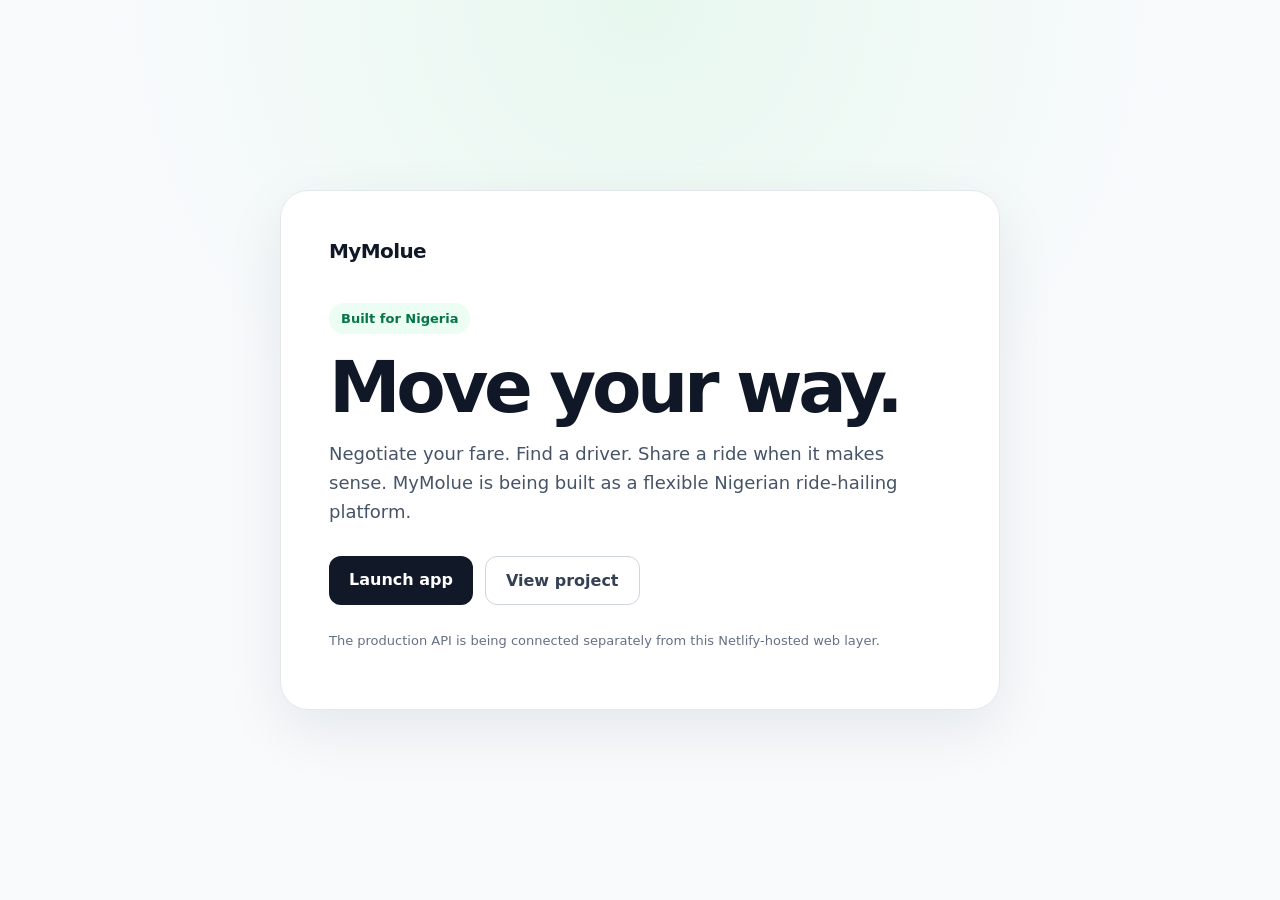
<file: public/index.html>
<!doctype html>
<html lang="en">
<head>
  <meta charset="utf-8">
  <meta name="viewport" content="width=device-width,initial-scale=1">
  <title>MyMolue — Move your way</title>
  <meta name="description" content="MyMolue — a Nigerian ride-hailing platform built around negotiated fares and shared rides.">
  <style>
    :root{font-family:Inter,system-ui,-apple-system,BlinkMacSystemFont,"Segoe UI",sans-serif;color:#101828;background:#f8fafc}
    *{box-sizing:border-box}body{margin:0}.wrap{min-height:100vh;display:grid;place-items:center;padding:32px;background:radial-gradient(circle at top,#e7f8ef 0,#f8fafc 48%)}
    .card{width:min(720px,100%);background:#fff;border:1px solid #e4e7ec;border-radius:28px;padding:48px;box-shadow:0 20px 60px rgba(16,24,40,.08)}
    .brand{font-size:20px;font-weight:800;letter-spacing:-.03em}.pill{display:inline-block;margin-top:40px;padding:8px 12px;border-radius:999px;background:#ecfdf3;color:#067647;font-size:13px;font-weight:700}
    h1{font-size:clamp(42px,7vw,72px);line-height:.98;letter-spacing:-.06em;margin:18px 0}.lead{font-size:18px;line-height:1.6;color:#475467;max-width:590px}.actions{display:flex;gap:12px;flex-wrap:wrap;margin-top:30px}.btn{display:inline-block;padding:14px 20px;border-radius:12px;text-decoration:none;font-weight:700}.primary{background:#111827;color:#fff}.secondary{border:1px solid #d0d5dd;color:#344054}.note{margin-top:28px;color:#667085;font-size:13px}
  </style>
</head>
<body><main class="wrap"><section class="card"><div class="brand">MyMolue</div><span class="pill">Built for Nigeria</span><h1>Move your way.</h1><p class="lead">Negotiate your fare. Find a driver. Share a ride when it makes sense. MyMolue is being built as a flexible Nigerian ride-hailing platform.</p><div class="actions"><a class="btn primary" href="/app">Launch app</a><a class="btn secondary" href="https://github.com/Meemii14/MyMolue">View project</a></div><p class="note">The production API is being connected separately from this Netlify-hosted web layer.</p></section></main></body></html>
</file>
